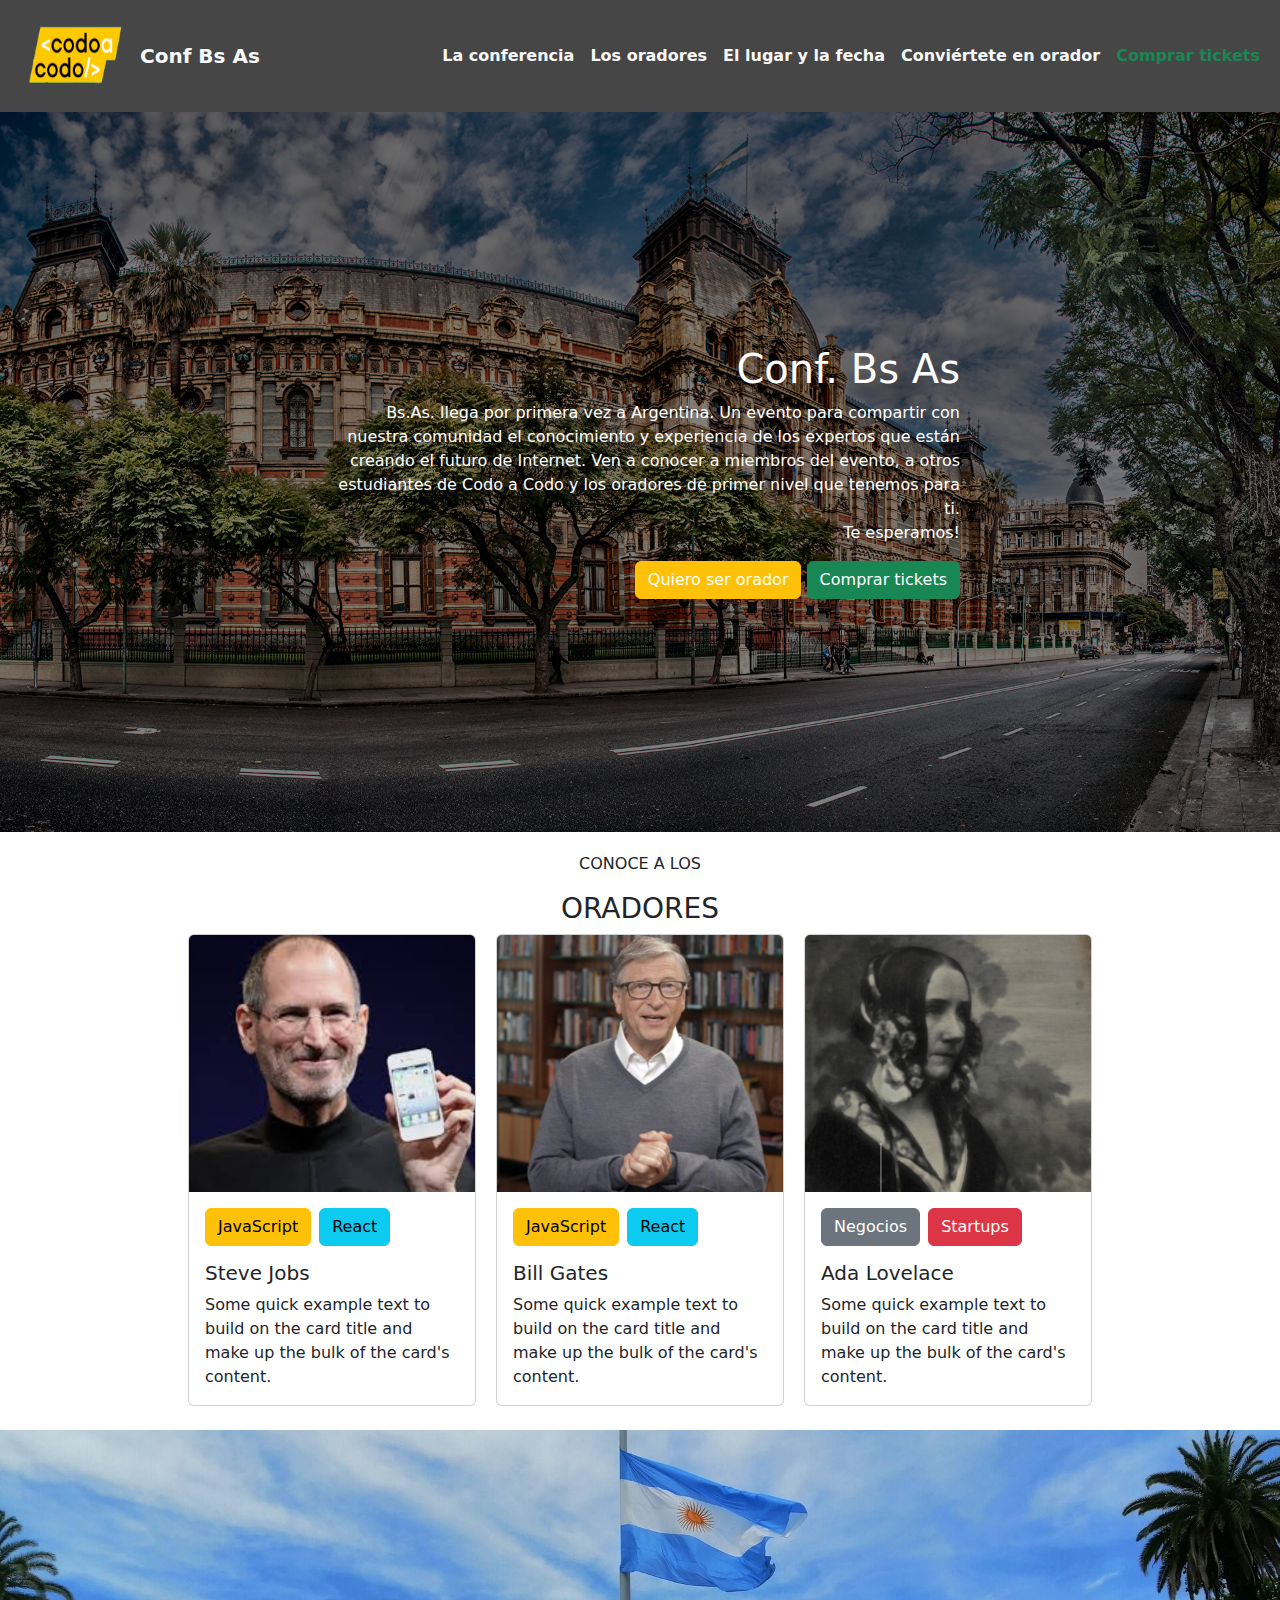
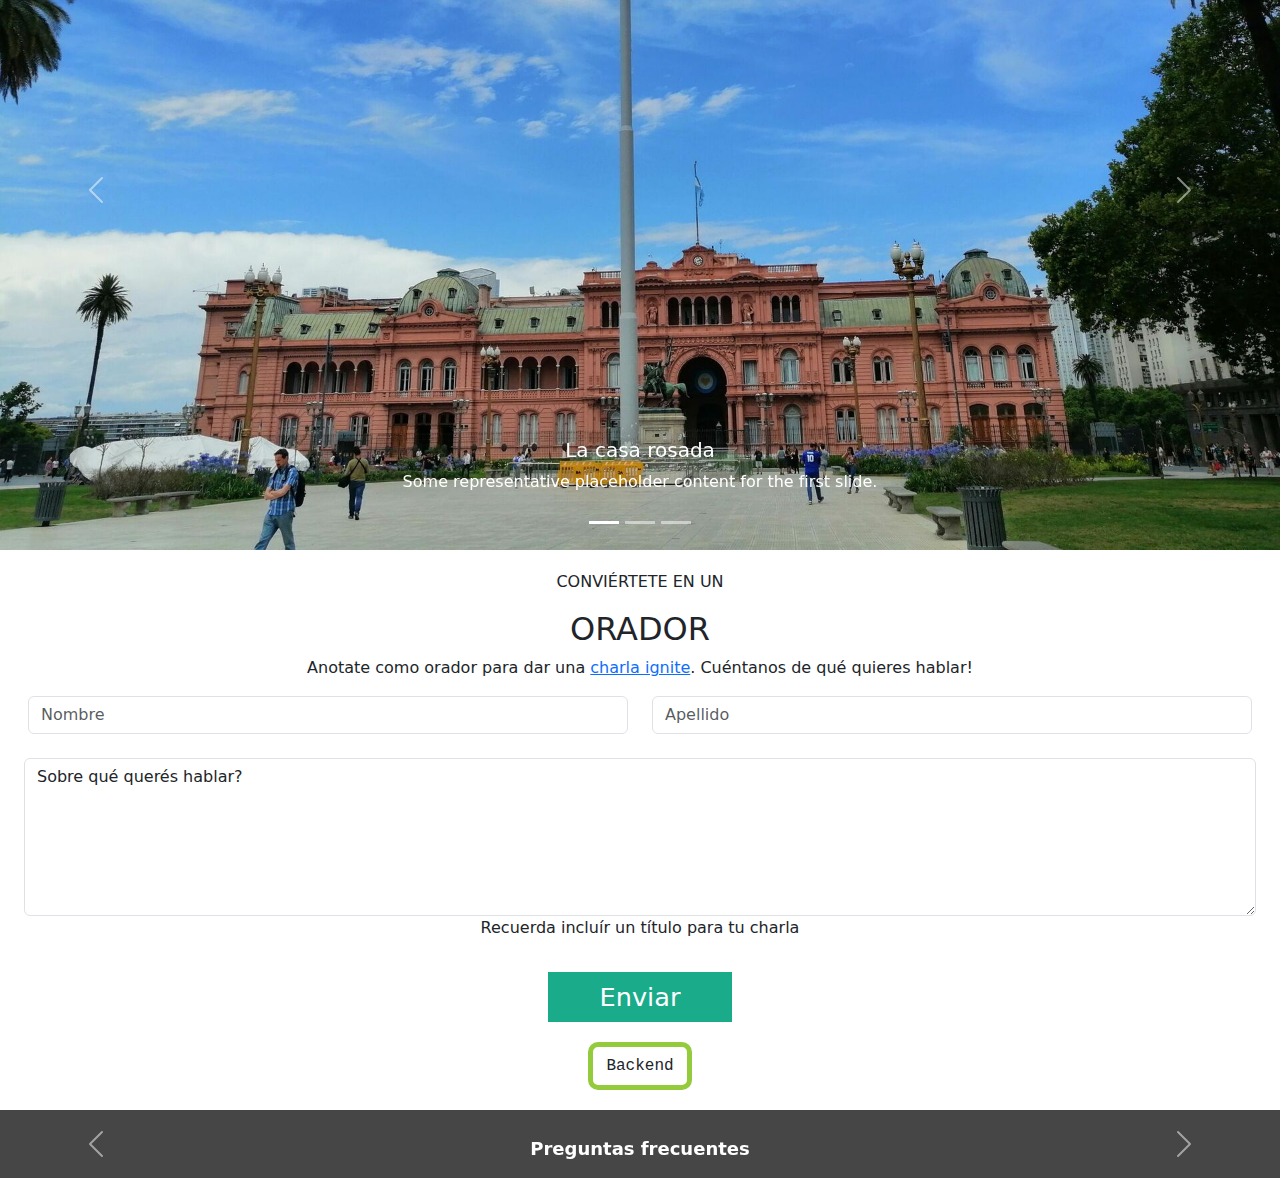
<file: index.html>
<!DOCTYPE html>
<html lang="es">

    <meta charset="UTF-8">
    <meta name="viewport" content="width=device-width, initial-scale=1.0">
    <title>Final_Front_Java</title>

    <!-- Bootstrap -->
    <link href="https://cdn.jsdelivr.net/npm/bootstrap@5.3.3/dist/css/bootstrap.min.css" rel="stylesheet" integrity="sha384-QWTKZyjpPEjISv5WaRU9OFeRpok6YctnYmDr5pNlyT2bRjXh0JMhjY6hW+ALEwIH" crossorigin="anonymous">

    <!-- iconos -->
    <link rel="stylesheet" href="https://cdn.jsdelivr.net/npm/bootstrap-icons@1.11.3/font/bootstrap-icons.min.css">

    <!-- css -->
     <link rel="stylesheet" href="style.css">
  
</head>
<body>

    <!-- Navbar: logo y enlaces; img presentación; texto y botones_links sobre la imagen -->
    <header style="background-color: rgb(71, 70, 70);">
  
      <nav class="navbar navbar-expand-lg">
          <div class="container-fluid">
              <img class="logo" src="./img/codo.png" alt="Logo codo a codo">
              <a class="navbar-brand text-light" href="#">Conf Bs As</a>

              <button class="navbar-toggler" type="button" data-bs-toggle="collapse" data-bs-target="#navbarSupportedContent" aria-controls="navbarSupportedContent" aria-expanded="false" aria-label="Toggle navigation">
                <span class="navbar-toggler-icon"></span>
              </button>
              <div class="collapse navbar-collapse justify-content-end" id="navbarSupportedContent">
                
                <ul class="navbar-nav">

                  <li class="nav-item">
                    <a class="nav-link text-light active" aria-current="page" href="#orador">La conferencia</a>
                  </li>

                  <li class="nav-item">
                    <a class="nav-link text-light" href="#orador">Los oradores</a>
                  </li>

                  <li class="nav-item">
                    <a class="nav-link text-light" href="#comprar">El lugar y la fecha</a>
                  </li>
                  
                  <li class="nav-item">
                    <a class="nav-link text-light" href="#comprar">Conviértete en orador</a>
                  </li>

                  <li class="nav-item">
                    <a class="nav-link text-success" href="#comprar">Comprar tickets</a>
                  </li>
                </ul>
               
              </div> 
           </div>
          </nav>

       <!-- Portada -->
         <div class="portada">
            <img src="./img/conferenciaBsAs.jpg" alt="portada">
           
          <div class="fondo-texto">
            <h1>Conf. Bs As</h1>
            <p>Bs.As. llega por primera vez a Argentina. Un evento para compartir con nuestra comunidad el conocimiento y experiencia de los expertos que están creando el futuro de Internet. Ven a conocer a miembros del evento, a otros estudiantes de Codo a Codo y los oradores de primer nivel que tenemos para ti. <br> Te esperamos!</p>

            <a class="boton-1 btn btn-warning" href="#comprar">Quiero ser orador</a>
            <a class="btn btn-success" href="#comprar">Comprar tickets</a>
          </div>

         </div>
    </header>

    <!-- conoce a los oradores; carrousel de img con palabras sobre estas; formulario -->
    <main>
      <div class="titulo_secundario">
        <p id="orador">CONOCE A LOS</p>
        <H3 >ORADORES</H3>
      </div>
            
      <!-- Steve -->
      <div class="container d-flex justify-content-center mb-4">
        <div class="card" style="width: 18rem;">
          <img src="./img/steve.png" class="card-img-top" alt="Steve Jobs">
            <div class="card-body">
             
              <div class="d-flex">
                <a href="#" class="btn me-2 btn-warning">JavaScript</a>
                <a href="#" class="btn btn-info">React</a>
              </div>

              <h5 class="card-title">Steve Jobs</h5>
              <p class="card-text">Some quick example text to build on the card title and make up the bulk of the card's content.</p>
             
            </div>
        </div>
        

      <!-- Bill -->
      <div class="Bill card" style="width: 18rem;">
          <img src="./img/bill.png" class="card-img-top" alt="Bill Gates">
            <div class="card-body">
             
              <div class="d-flex">
                  <a href="#" class="btn me-2 btn-warning">JavaScript</a>
                  <a href="#" class="btn btn-info">React</a>
              </div>
                  
              <h5 class="card-title">Bill Gates</h5>
              <p class="card-text">Some quick example text to build on the card title and make up the bulk of the card's content.</p>
             
            </div>
      </div>
        

      <!-- Ada -->
      <div class="card" style="width: 18rem;">
          <img src="./img/ada.png" class="Ada-img card-img-top" alt="Ada Lovelace">
            <div class="card-body">
                
              <div class="d-flex">
                  <a href="#" class="btn me-2 btn-secondary">Negocios</a>
                  <a href="#" class="btn btn-danger">Startups</a>
              </div>
                  
              <h5 class="card-title">Ada Lovelace</h5>
              <p class="card-text">Some quick example text to build on the card title and make up the bulk of the card's content.</p>
             
            </div>
      </div>
   </div>
       
      <!-- carousel -->
      <div id="carouselExampleCaptions" class="carousel slide">
         <div class="carousel-indicators">
            <button type="button" data-bs-target="#carouselExampleCaptions" data-bs-slide-to="0" class="active" aria-current="true" aria-label="Slide 1"></button>
            <button type="button" data-bs-target="#carouselExampleCaptions" data-bs-slide-to="1" aria-label="Slide 2"></button>
            <button type="button" data-bs-target="#carouselExampleCaptions" data-bs-slide-to="2" aria-label="Slide 3"></button>
          </div>
            <div class="carousel-inner">

              <div class="carousel-item active">
                <img src="./img/casa.jpg" class="d-block w-100 h-250" alt="La casa rosada">
                <div class="carousel-caption d-none d-md-block">

                  <h5>La casa rosada</h5>
                  <p>Some representative placeholder content for the first slide.</p>

                </div>
              </div>

              <div class="carousel-item">
                <img src="./img/ciudad-de-buenos-aires.jpg" class="d-block w-100 h-250" alt="El  obelisco">
                <div class="carousel-caption d-none d-md-block">

                  <h5>Ciudad de Bs.As.</h5>
                  <p>Some representative placeholder content for the second slide.</p>

                </div>
              </div>

              <div class="carousel-item">
                <img src="./img/puerto.jpg" class="d-block w-100 h-250" alt="Puerto madero">
                <div class="carousel-caption d-none d-md-block">
                
                  <h5>Puerto madero</h5>
                  <p>Some representative placeholder content for the third slide.</p>

                </div>
              </div>
            </div>

            <button class="carousel-control-prev" type="button" data-bs-target="#carouselExampleCaptions" data-bs-slide="prev">
              <span class="carousel-control-prev-icon" aria-hidden="true"></span>
              <span class="visually-hidden">Previous</span>
            </button>
            <button class="carousel-control-next" type="button" data-bs-target="#carouselExampleCaptions" data-bs-slide="next">
              <span class="carousel-control-next-icon" aria-hidden="true"></span>
              <span class="visually-hidden">Next</span>
            </button>
          </div>

          <div class="titulo_secundario">
          <p id="comprar">CONVIÉRTETE EN UN</p>
          <H2>ORADOR</H2>
          <p>Anotate como orador para dar una <a href="#"> charla ignite</a>. Cuéntanos de qué quieres hablar!</p>

<!-- Formulario -->
 <form action="#">
    
    <div class="row m-3">
        <div class="col">
          <input type="text" class="form-control" placeholder="Nombre" aria-label="First name">
        </div>
        <div class="col">
          <input type="text" class="form-control" placeholder="Apellido" aria-label="Last name">
        </div>
    </div>

      <!-- m = margin; rows = alto  -->
      <div class="m-4">
        <textarea class="form-control" id="exampleFormControlTextarea1" rows="6">Sobre qué querés hablar?</textarea>
      
        <label for="exampleFormControlTextarea1" class="form-label">Recuerda incluír un título para tu charla</label>
     </div>

     <button class="hovered">Enviar</button>

 </form>
</div>

<!-- Botób -> Back -->
    <div id="outer">
      <div class="button_slide slide_left"><a href="./java_back/back.html"><button type="button" class="btn">Backend</button></a>
      </div>
    </div>
  </main>

    <footer style="background-color: rgb(71, 70, 70);">
        <!-- navbar con links varios, carousel de texto con movimiento automático -->
        <div id="carouselExampleAutoplaying" class="carousel slide" data-bs-ride="carousel">
           <div class="carousel-inner">
              <div class="carousel-item active">
               <p>Preguntas frecuentes</p>
              </div>
              <div class="carousel-item">
               <p>Contáctanos</p>
              </div>
              <div class="carousel-item">
                <p>Prensa</p>
              </div>
              <div class="carousel-item">
                <p>Conferencias</p>
              </div>
              <div class="carousel-item">
                <p>Términos y condiciones</p>
              </div>
              <div class="carousel-item">
                <p>Privacidad</p>
              </div>
              <div class="carousel-item">
                <p>Estudiantes</p>
              </div>
            </div>
            <button class="carousel-control-prev" type="button" data-bs-target="#carouselExampleAutoplaying" data-bs-slide="prev">
              <span class="carousel-control-prev-icon" aria-hidden="true"></span>
              <span class="visually-hidden">Previous</span>
            </button>
            <button class="carousel-control-next" type="button" data-bs-target="#carouselExampleAutoplaying" data-bs-slide="next">
              <span class="carousel-control-next-icon" aria-hidden="true"></span>
              <span class="visually-hidden">Next</span>
            </button>
          </div>
    </footer>

    <!-- Bootstrap - JS  --> 
    <script src="https://cdn.jsdelivr.net/npm/bootstrap@5.3.3/dist/js/bootstrap.bundle.min.js" integrity="sha384-YvpcrYf0tY3lHB60NNkmXc5s9fDVZLESaAA55NDzOxhy9GkcIdslK1eN7N6jIeHz" crossorigin="anonymous"></script>

</body>
</html>
</file>
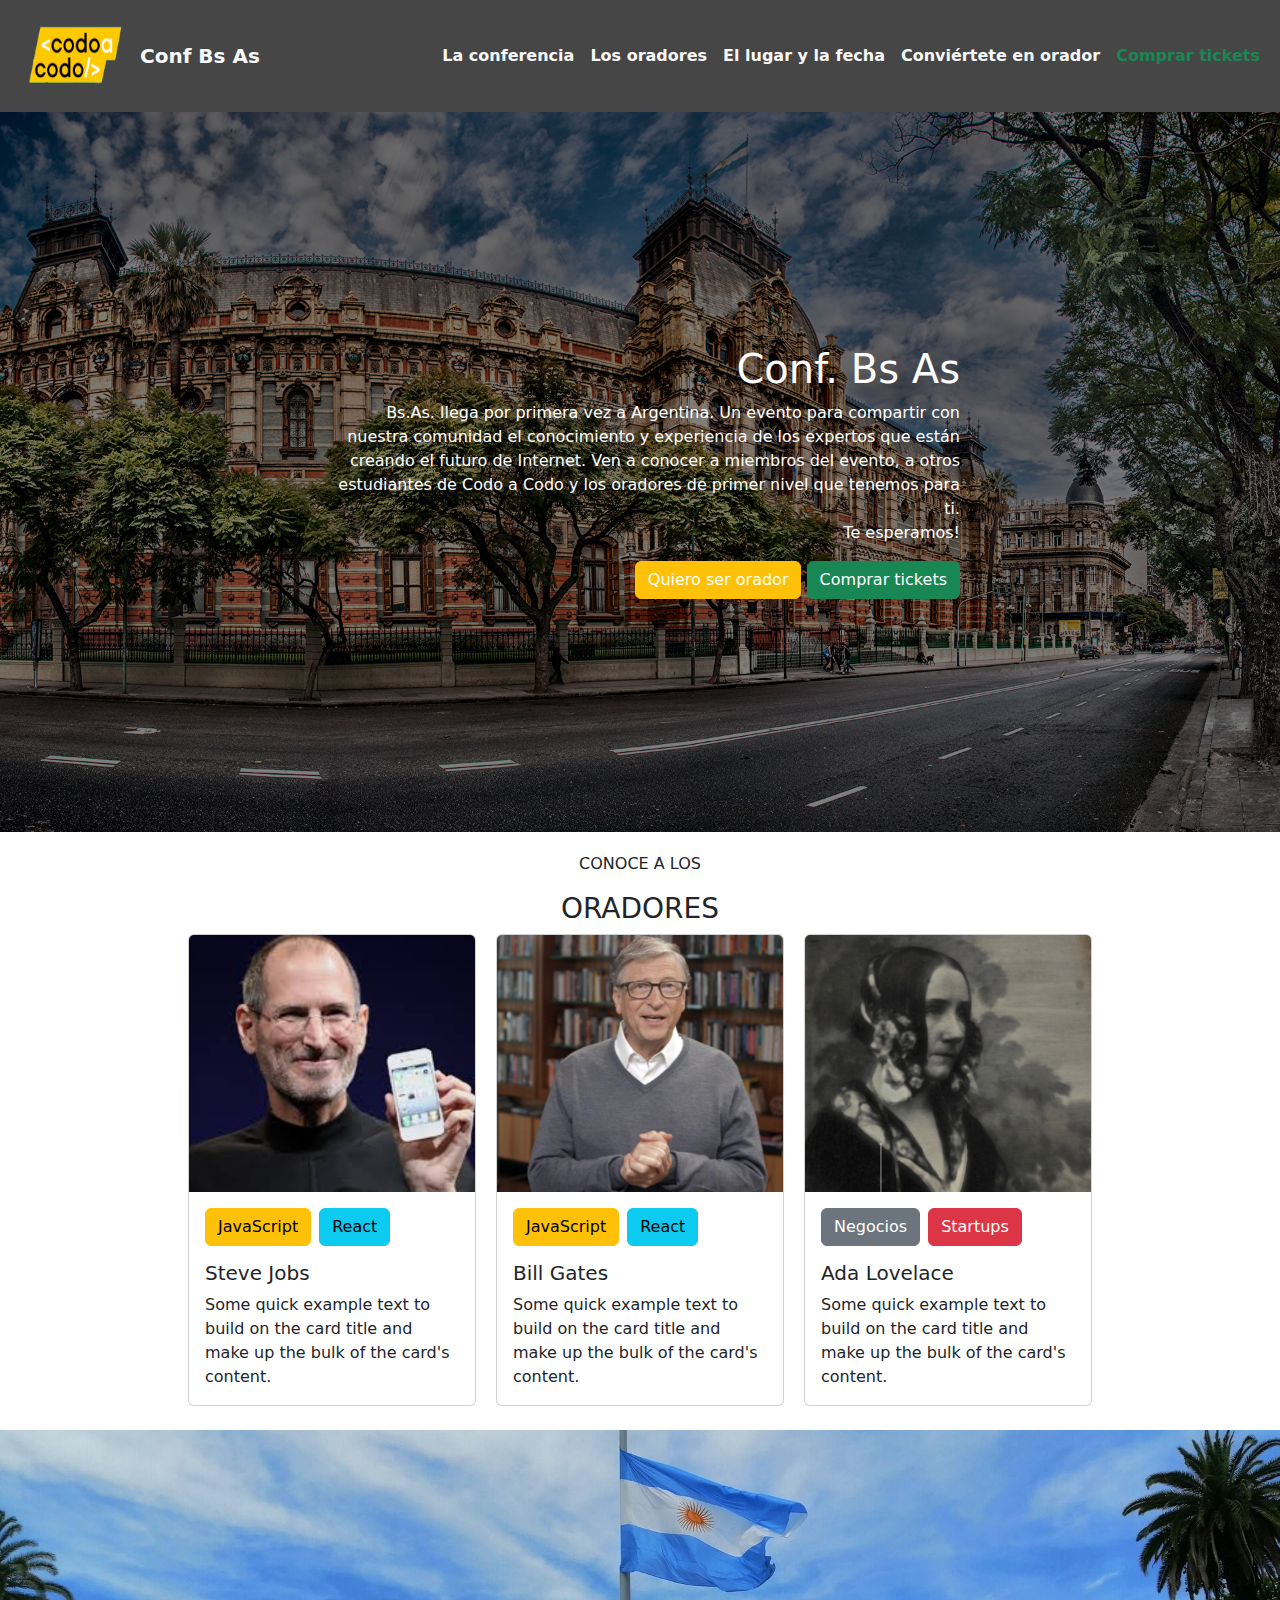
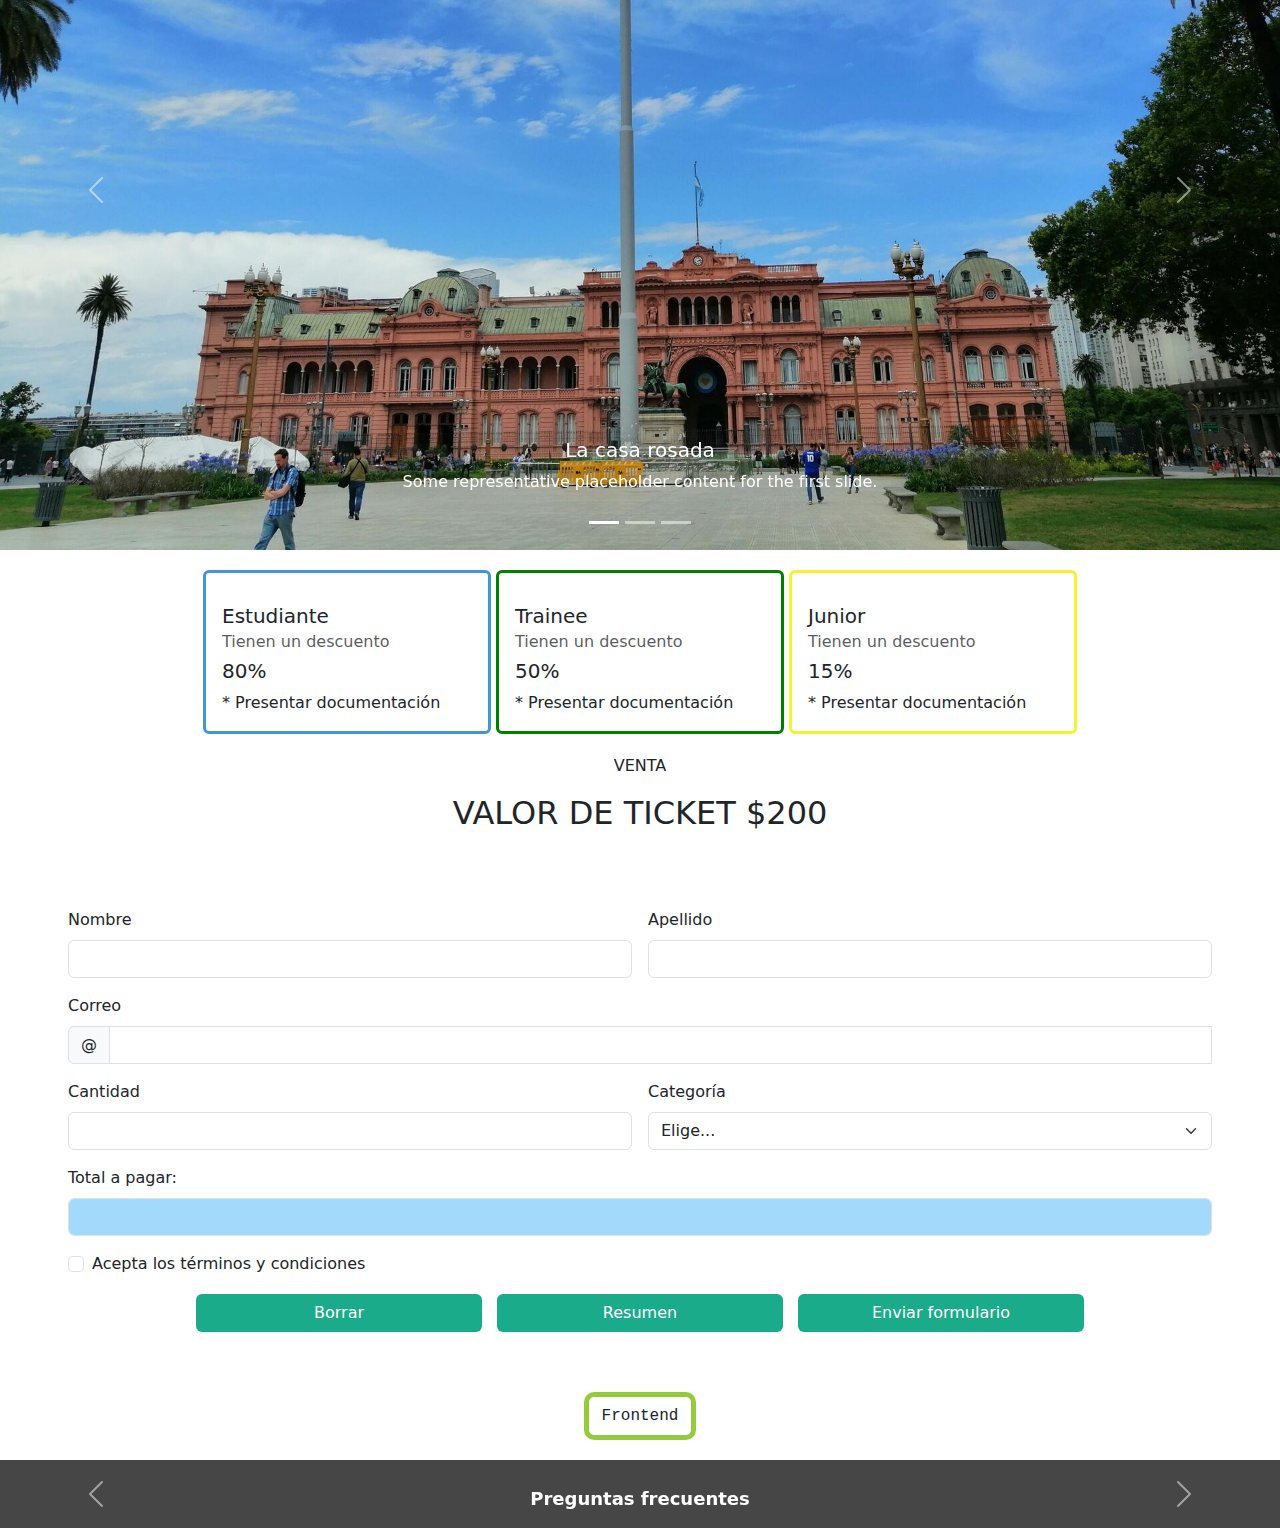
<file: java_back/index.html>
<!DOCTYPE html>
<html lang="es">

    <meta charset="UTF-8">
    <meta name="viewport" content="width=device-width, initial-scale=1.0">
    <title>Final_Back_Java</title>

    <!-- Bootstrap -->
    <link href="https://cdn.jsdelivr.net/npm/bootstrap@5.3.3/dist/css/bootstrap.min.css" rel="stylesheet" integrity="sha384-QWTKZyjpPEjISv5WaRU9OFeRpok6YctnYmDr5pNlyT2bRjXh0JMhjY6hW+ALEwIH" crossorigin="anonymous">

    <!-- iconos -->
    <link rel="stylesheet" href="https://cdn.jsdelivr.net/npm/bootstrap-icons@1.11.3/font/bootstrap-icons.min.css">

    <!-- css -->
     <link rel="stylesheet" href="../style.css">
  
</head>
<body>

    <!-- Navbar: logo y enlaces; menú hamburguesa -->
    <header style="background-color: rgb(71, 70, 70);">
  
      <nav class="navbar navbar-expand-lg">
          <div class="container-fluid">
              <img class="logo" src="../img/codo.png" alt="Logo codo a codo">
              <a class="navbar-brand text-light" href="#">Conf Bs As</a>

              <button class="navbar-toggler" type="button" data-bs-toggle="collapse" data-bs-target="#navbarSupportedContent" aria-controls="navbarSupportedContent" aria-expanded="false" aria-label="Toggle navigation">
                <span class="navbar-toggler-icon"></span>
              </button>
              <div class="collapse navbar-collapse justify-content-end" id="navbarSupportedContent">
                
                <ul class="navbar-nav">

                  <li class="nav-item">
                    <a class="nav-link text-light active" aria-current="page" href="#orador">La conferencia</a>
                  </li>

                  <li class="nav-item">
                    <a class="nav-link text-light" href="#orador">Los oradores</a>
                  </li>

                  <li class="nav-item">
                    <a class="nav-link text-light" href="#comprar">El lugar y la fecha</a>
                  </li>
                  
                  <li class="nav-item">
                    <a class="nav-link text-light" href="#comprar">Conviértete en orador</a>
                  </li>

                  <li class="nav-item">
                    <a class="nav-link text-success" href="#comprar">Comprar tickets</a>
                  </li>
                </ul>
             </div> 
         </div>
      </nav>

    <!-- Portada: img presentación; texto y botones_links sobre la imagen  -->
    <div class="portada">
      <img src="../img/conferenciaBsAs.jpg" alt="portada">
           
        <div class="fondo-texto">
            <h1>Conf. Bs As</h1>
            <p>Bs.As. llega por primera vez a Argentina. Un evento para compartir con nuestra comunidad el conocimiento y experiencia de los expertos que están creando el futuro de Internet. Ven a conocer a miembros del evento, a otros estudiantes de Codo a Codo y los oradores de primer nivel que tenemos para ti. <br> Te esperamos!</p>

            <a class="boton-1 btn btn-warning" href="#comprar">Quiero ser orador</a>
            <a class="btn btn-success" href="#comprar">Comprar tickets</a>
        </div>
    </div>
    </header>

    <!-- cards: conoce a los oradores -->
    <main>
      <div class="titulo_secundario">
        <p id="orador">CONOCE A LOS</p>
        <H3>ORADORES</H3>
      </div>
            
      <!-- Steve -->
      <div class="container d-flex justify-content-center mb-4">
        <div class="card" style="width: 18rem;">
          <img src="../img/steve.png" class="card-img-top" alt="Steve Jobs">
            <div class="card-body">
             
              <div class="d-flex">
                <a href="#" class="btn me-2 btn-warning">JavaScript</a>
                <a href="#" class="btn btn-info">React</a>
              </div>

              <h5 class="card-title">Steve Jobs</h5>
              <p class="card-text">Some quick example text to build on the card title and make up the bulk of the card's content.</p>
             
            </div>
        </div>
        
      <!-- Bill -->
      <div class="Bill card" style="width: 18rem;">
          <img src="../img/bill.png" class="card-img-top" alt="Bill Gates">
            <div class="card-body">
             
              <div class="d-flex">
                <a href="#" class="btn me-2 btn-warning">JavaScript</a>
                <a href="#" class="btn btn-info">React</a>
              </div>
                  
              <h5 class="card-title">Bill Gates</h5>
              <p class="card-text">Some quick example text to build on the card title and make up the bulk of the card's content.</p>
             
            </div>
      </div>
        
      <!-- Ada -->
      <div class="card" style="width: 18rem;">
          <img src="../img/ada.png" class="Ada-img card-img-top" alt="Ada Lovelace">
            <div class="card-body">
                
              <div class="d-flex">
                <a href="#" class="btn me-2 btn-secondary">Negocios</a>
                <a href="#" class="btn btn-danger">Startups</a>
              </div>
                  
              <h5 class="card-title">Ada Lovelace</h5>
              <p class="card-text">Some quick example text to build on the card title and make up the bulk of the card's content.</p>
             
            </div>
       </div>
   </div>
       
      <!-- carrousel de img con texto sobre estas -->
      <div id="carouselExampleCaptions" class="carousel slide">
         <div class="carousel-indicators">
            <button type="button" data-bs-target="#carouselExampleCaptions" data-bs-slide-to="0" class="active" aria-current="true" aria-label="Slide 1"></button>
            <button type="button" data-bs-target="#carouselExampleCaptions" data-bs-slide-to="1" aria-label="Slide 2"></button>
            <button type="button" data-bs-target="#carouselExampleCaptions" data-bs-slide-to="2" aria-label="Slide 3"></button>
          </div>
            <div class="carousel-inner">

              <div class="carousel-item active">
                <img src="../img/casa.jpg" class="d-block w-100 h-250" alt="La casa rosada">
                <div class="carousel-caption d-none d-md-block">

                  <h5>La casa rosada</h5>
                  <p>Some representative placeholder content for the first slide.</p>

                </div>
              </div>

              <div class="carousel-item">
                <img src="../img/ciudad-de-buenos-aires.jpg" class="d-block w-100 h-250" alt="El  obelisco">
                <div class="carousel-caption d-none d-md-block">

                  <h5>Ciudad de Bs.As.</h5>
                  <p>Some representative placeholder content for the second slide.</p>

                </div>
              </div>

              <div class="carousel-item">
                <img src="../img/puerto.jpg" class="d-block w-100 h-250" alt="Puerto madero">
                <div class="carousel-caption d-none d-md-block">
                
                  <h5>Puerto madero</h5>
                  <p>Some representative placeholder content for the third slide.</p>

                </div>
              </div>
            </div>

            <button class="carousel-control-prev" type="button" data-bs-target="#carouselExampleCaptions" data-bs-slide="prev">
              <span class="carousel-control-prev-icon" aria-hidden="true"></span>
              <span class="visually-hidden">Previous</span>
            </button>
            <button class="carousel-control-next" type="button" data-bs-target="#carouselExampleCaptions" data-bs-slide="next">
              <span class="carousel-control-next-icon" aria-hidden="true"></span>
              <span class="visually-hidden">Next</span>
            </button>
          </div>

<!-- cards promos -->
<div class="promo d-flex justify-content-center">

  <div class="promo1 card" style="width: 18rem;">
    <div class="card-body">
      <h5 class="card-title" id="comprar">Estudiante</h5>
      <h6 class="card-subtitle mb-2 text-body-secondary">Tienen un descuento</h6>
      <h5>80%</h5>
      <p class="card-text">* Presentar documentación</p>
    </div>
  </div>

  <div class="promo2 card" style="width: 18rem;">
    <div class="card-body">
      <h5 class="card-title">Trainee</h5>
      <h6 class="card-subtitle mb-2 text-body-secondary">Tienen un descuento</h6>
      <h5>50%</h5>
      <p class="card-text">* Presentar documentación</p>
    </div>
  </div>

  <div class="promo3 card" style="width: 18rem;">
    <div class="card-body">
      <h5 class="card-title">Junior</h5>
      <h6 class="card-subtitle mb-2 text-body-secondary">Tienen un descuento</h6>
      <h5>15%</h5>
      <p class="card-text">* Presentar documentación</p>
    </div>
  </div>
</div>

<div align="center">
  <p>VENTA</p>
  <H2>VALOR DE TICKET $200</H2>
</div>

<!-- formulario con validación; JavaScript calcula la cantidad y categoría de boletos elegidos -->
<form class="form-back row g-3 needs-validation" novalidate id="ticketForm">

  <div class="col-md-6">
    <label for="validationCustom01" class="form-label">Nombre</label>
    <input type="text" class="form-control" id="validationCustom01" required>
    <div class="valid-feedback">
      ¡Gut!
    </div>
    <div class="invalid-feedback">
      Por favor, escriba su nombre.
    </div>
  </div>
  
  <div class="col-md-6">
    <label for="validationCustom02" class="form-label">Apellido</label>
    <input type="text" class="form-control" id="validationCustom02" required>
    <div class="valid-feedback">
      ¡Gut!
    </div>
    <div class="invalid-feedback">
      Por favor, escriba su apellido.
    </div>
  </div>

  <div class="col-md-12">
    <label for="validationCustomEmail" class="form-label">Correo</label>
    <div class="input-group has-validation">
      <span class="input-group-text" id="inputGroupPrepend">@</span>
      <input type="text" class="form-control" id="validationCustomEmail"  aria-describedby="inputGroupPrepend" required>
      <div class="valid-feedback">
        ¡Gut!
      </div>
      <div class="invalid-feedback">
        Por favor, Escriba su correo electrónico.
      </div>
    </div>
  </div>

  <div class="col-md-6">
    <label for="quantity" class="form-label">Cantidad</label>
    <input type="number" class="form-control" id="quantity" name="quantity" min="1" required>
  <div class="valid-feedback">
    ¡Gut!
  </div>
  <div class="invalid-feedback">
    Proporciona una cantidad.
  </div>
</div>
  
  <div class="col-md-6">
    <label for="category" class="form-label">Categoría</label>
    <select class="form-select" id="category" name="category" aria-describedby="validationServer04Feedback" required>
      <option selected disabled value="">Elige...</option>
      <option value="estudiante">Estudiantes</option>
      <option value="trainee">Trainee</option>
      <option value="junior">Junior</option>
    </select>
    <div class="invalid-feedback">
      Selecciona una categoría.
    </div>
  </div>
  
  <div class="col-md-12">
    <label for="total" class="form-label">Total a pagar:</label>
    <input type="text" class="total form-control" id="total" name="total" readonly>
  </div>
  
  <div class="col-12">
    <div class="form-check">
      <input class="form-check-input" type="checkbox" value="" id="invalidCheck" required>
      <label class="form-check-label" for="invalidCheck">
        Acepta los términos y condiciones
      </label>
      <div class="invalid-feedback">
        Es necesario aceptar los términos antes de enviar.
      </div>
    </div>
  </div>
  
  <div class="d-flex justify-content-center">
    
    <button class="borrar btn col-md-3" type="reset">Borrar</button>

    <button class="resumen btn col-md-3" type="button" onclick="calculateTotal()">Resumen</button>

    <button class="enviar btn col-md-3" type="submit">Enviar formulario</button>
 
</div>
</form>

<!-- Botón -> Front -->
<div id="outer">
  <div class="button_slide slide_left"><a href="../index.html"><button type="button" class="btn">Frontend</button></a>
  </div>
</div>
</main>

    <footer style="background-color: rgb(71, 70, 70);">
        <!-- navbar con links varios, carousel de texto con movimiento automático -->
        <div id="carouselExampleAutoplaying" class="carousel slide" data-bs-ride="carousel">
           <div class="carousel-inner">
              <div class="carousel-item active">
               <p>Preguntas frecuentes</p>
              </div>
              <div class="carousel-item">
               <p>Contáctanos</p>
              </div>
              <div class="carousel-item">
                <p>Prensa</p>
              </div>
              <div class="carousel-item">
                <p>Conferencias</p>
              </div>
              <div class="carousel-item">
                <p>Términos y condiciones</p>
              </div>
              <div class="carousel-item">
                <p>Privacidad</p>
              </div>
              <div class="carousel-item">
                <p>Estudiantes</p>
              </div>
            </div>
            <button class="carousel-control-prev" type="button" data-bs-target="#carouselExampleAutoplaying" data-bs-slide="prev">
              <span class="carousel-control-prev-icon" aria-hidden="true"></span>
              <span class="visually-hidden">Previous</span>
            </button>
            <button class="carousel-control-next" type="button" data-bs-target="#carouselExampleAutoplaying" data-bs-slide="next">
              <span class="carousel-control-next-icon" aria-hidden="true"></span>
              <span class="visually-hidden">Next</span>
            </button>
          </div>
    </footer>

    <!-- Bootstrap - JS  --> 
    <script src="https://cdn.jsdelivr.net/npm/bootstrap@5.3.3/dist/js/bootstrap.bundle.min.js" integrity="sha384-YvpcrYf0tY3lHB60NNkmXc5s9fDVZLESaAA55NDzOxhy9GkcIdslK1eN7N6jIeHz" crossorigin="anonymous"></script>

    <!-- js -->
     <script src="app.js"></script>

</body>
</html>
</file>
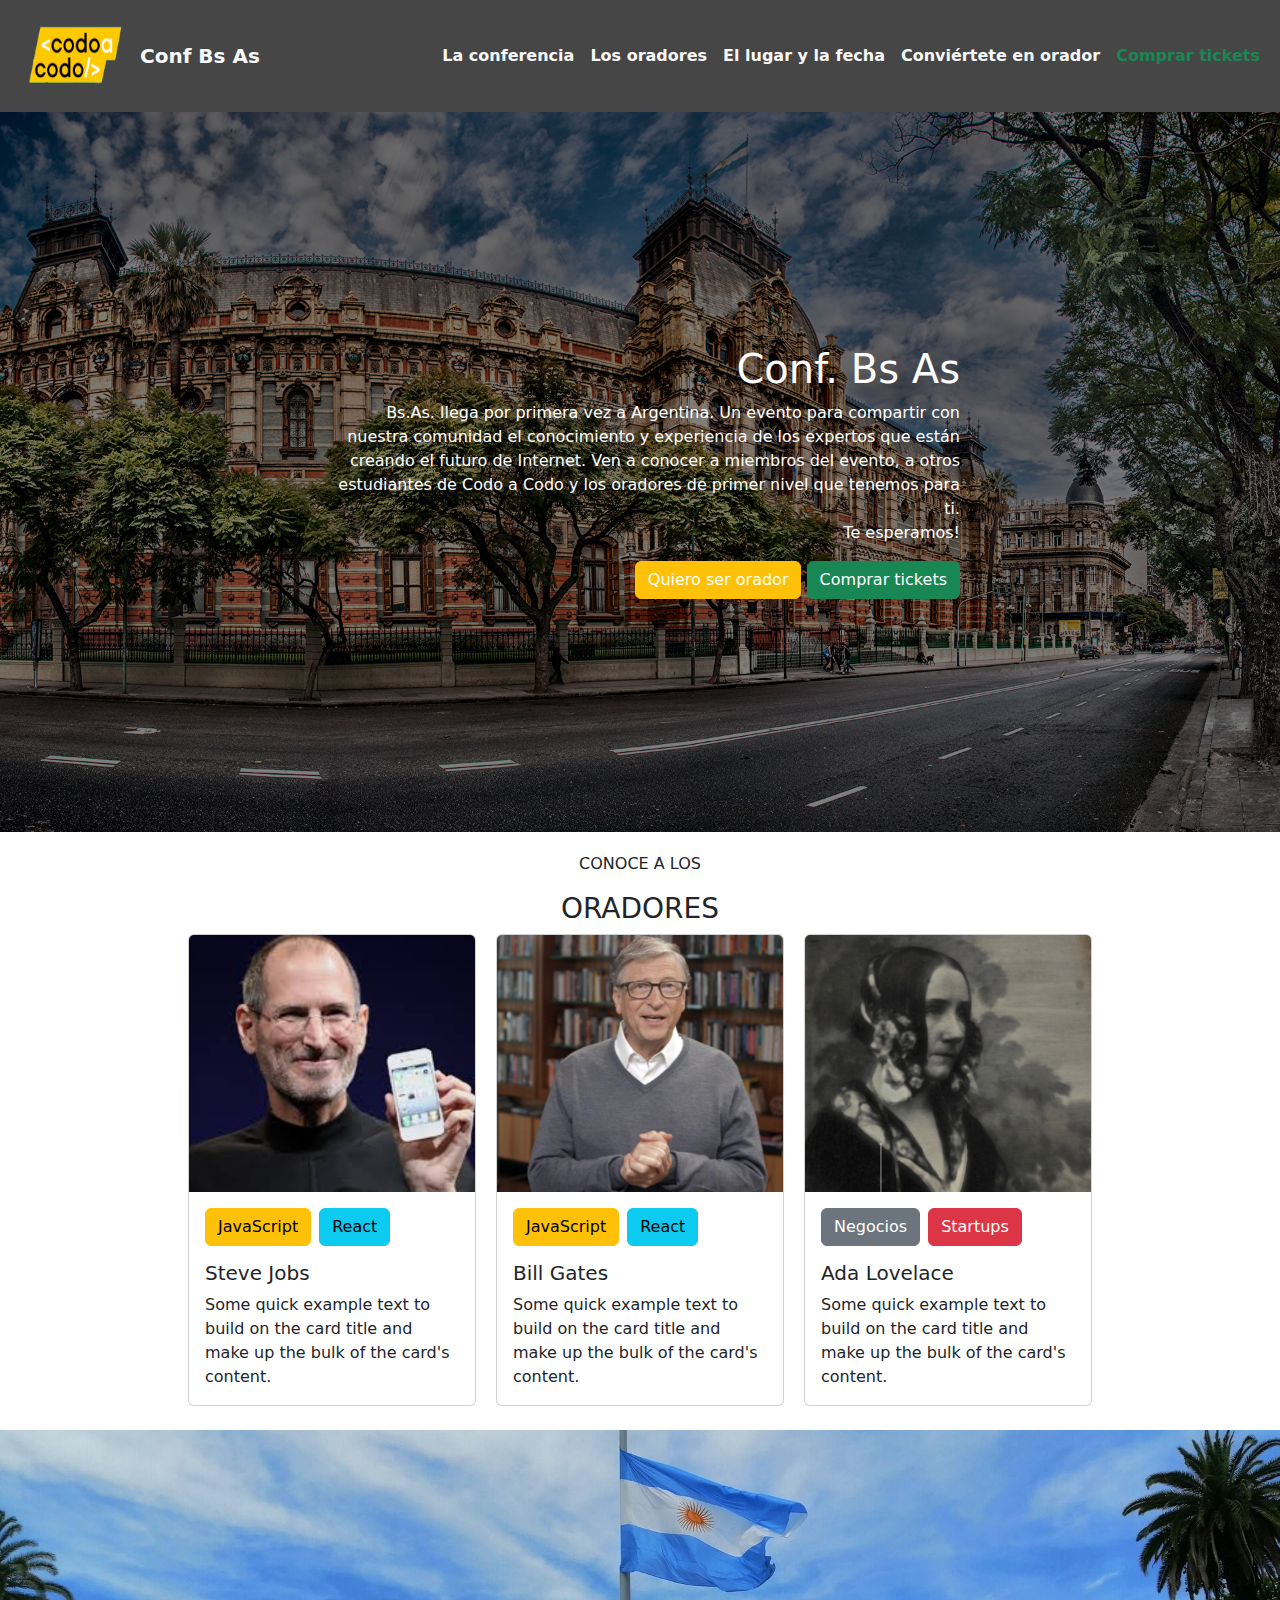
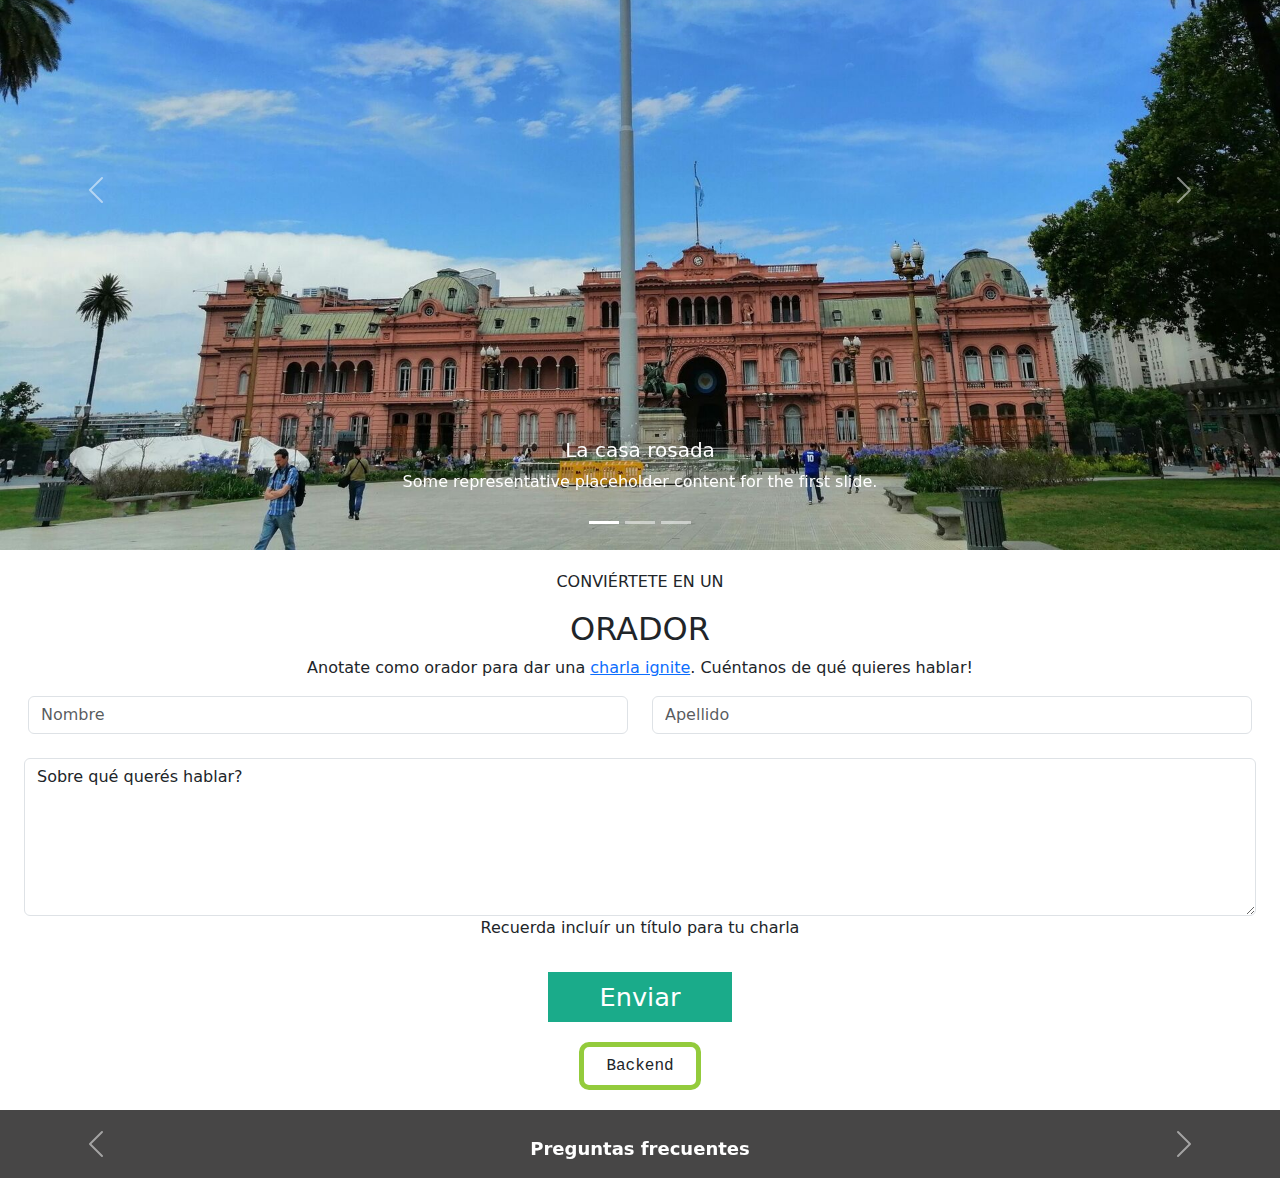
<file: java_front/index.html>
<!DOCTYPE html>
<html lang="es">

    <meta charset="UTF-8">
    <meta name="viewport" content="width=device-width, initial-scale=1.0">
    <title>Final_Front_Java</title>

    <!-- Bootstrap -->
    <link href="https://cdn.jsdelivr.net/npm/bootstrap@5.3.3/dist/css/bootstrap.min.css" rel="stylesheet" integrity="sha384-QWTKZyjpPEjISv5WaRU9OFeRpok6YctnYmDr5pNlyT2bRjXh0JMhjY6hW+ALEwIH" crossorigin="anonymous">

    <!-- iconos -->
    <link rel="stylesheet" href="https://cdn.jsdelivr.net/npm/bootstrap-icons@1.11.3/font/bootstrap-icons.min.css">

    <!-- css -->
     <link rel="stylesheet" href="/style.css">
  
</head>
<body>

    <!-- Navbar: logo y enlaces; img presentación; texto y botones_links sobre la imagen -->
    <header style="background-color: rgb(71, 70, 70);">
  
      <nav class="navbar navbar-expand-lg">
          <div class="container-fluid">
              <img class="logo" src="../img/codo.png" alt="Logo codo a codo">
              <a class="navbar-brand text-light" href="#">Conf Bs As</a>

              <button class="navbar-toggler" type="button" data-bs-toggle="collapse" data-bs-target="#navbarSupportedContent" aria-controls="navbarSupportedContent" aria-expanded="false" aria-label="Toggle navigation">
                <span class="navbar-toggler-icon"></span>
              </button>
              <div class="collapse navbar-collapse justify-content-end" id="navbarSupportedContent">
                
                <ul class="navbar-nav">

                  <li class="nav-item">
                    <a class="nav-link text-light active" aria-current="page" href="#orador">La conferencia</a>
                  </li>

                  <li class="nav-item">
                    <a class="nav-link text-light" href="#orador">Los oradores</a>
                  </li>

                  <li class="nav-item">
                    <a class="nav-link text-light" href="#comprar">El lugar y la fecha</a>
                  </li>
                  
                  <li class="nav-item">
                    <a class="nav-link text-light" href="#comprar">Conviértete en orador</a>
                  </li>

                  <li class="nav-item">
                    <a class="nav-link text-success" href="#comprar">Comprar tickets</a>
                  </li>
                </ul>
               
              </div> 
           </div>
          </nav>

       <!-- Portada -->
         <div class="portada">
            <img src="../img/conferenciaBsAs.jpg" alt="portada">
           
          <div class="fondo-texto">
            <h1>Conf. Bs As</h1>
            <p>Bs.As. llega por primera vez a Argentina. Un evento para compartir con nuestra comunidad el conocimiento y experiencia de los expertos que están creando el futuro de Internet. Ven a conocer a miembros del evento, a otros estudiantes de Codo a Codo y los oradores de primer nivel que tenemos para ti. <br> Te esperamos!</p>

            <a class="boton-1 btn btn-warning" href="#comprar">Quiero ser orador</a>
            <a class="btn btn-success" href="#comprar">Comprar tickets</a>
          </div>

         </div>
    </header>

    <!-- conoce a los oradores; carrousel de img con palabras sobre estas; formulario -->
    <main>
      <div class="titulo_secundario">
        <p id="orador">CONOCE A LOS</p>
        <H3 >ORADORES</H3>
      </div>
            
      <!-- Steve -->
      <div class="container d-flex justify-content-center mb-4">
        <div class="card" style="width: 18rem;">
          <img src="../img/steve.png" class="card-img-top" alt="Steve Jobs">
            <div class="card-body">
             
              <div class="d-flex">
                <a href="#" class="btn me-2 btn-warning">JavaScript</a>
                <a href="#" class="btn btn-info">React</a>
              </div>

              <h5 class="card-title">Steve Jobs</h5>
              <p class="card-text">Some quick example text to build on the card title and make up the bulk of the card's content.</p>
             
            </div>
        </div>
        

      <!-- Bill -->
      <div class="Bill card" style="width: 18rem;">
          <img src="../img/bill.png" class="card-img-top" alt="Bill Gates">
            <div class="card-body">
             
              <div class="d-flex">
                  <a href="#" class="btn me-2 btn-warning">JavaScript</a>
                  <a href="#" class="btn btn-info">React</a>
              </div>
                  
              <h5 class="card-title">Bill Gates</h5>
              <p class="card-text">Some quick example text to build on the card title and make up the bulk of the card's content.</p>
             
            </div>
      </div>
        

      <!-- Ada -->
      <div class="card" style="width: 18rem;">
          <img src="../img/ada.png" class="Ada-img card-img-top" alt="Ada Lovelace">
            <div class="card-body">
                
              <div class="d-flex">
                  <a href="#" class="btn me-2 btn-secondary">Negocios</a>
                  <a href="#" class="btn btn-danger">Startups</a>
              </div>
                  
              <h5 class="card-title">Ada Lovelace</h5>
              <p class="card-text">Some quick example text to build on the card title and make up the bulk of the card's content.</p>
             
            </div>
      </div>
   </div>
       
      <!-- carousel -->
      <div id="carouselExampleCaptions" class="carousel slide">
         <div class="carousel-indicators">
            <button type="button" data-bs-target="#carouselExampleCaptions" data-bs-slide-to="0" class="active" aria-current="true" aria-label="Slide 1"></button>
            <button type="button" data-bs-target="#carouselExampleCaptions" data-bs-slide-to="1" aria-label="Slide 2"></button>
            <button type="button" data-bs-target="#carouselExampleCaptions" data-bs-slide-to="2" aria-label="Slide 3"></button>
          </div>
            <div class="carousel-inner">

              <div class="carousel-item active">
                <img src="../img/casa.jpg" class="d-block w-100 h-250" alt="La casa rosada">
                <div class="carousel-caption d-none d-md-block">

                  <h5>La casa rosada</h5>
                  <p>Some representative placeholder content for the first slide.</p>

                </div>
              </div>

              <div class="carousel-item">
                <img src="../img/ciudad-de-buenos-aires.jpg" class="d-block w-100 h-250" alt="El  obelisco">
                <div class="carousel-caption d-none d-md-block">

                  <h5>Ciudad de Bs.As.</h5>
                  <p>Some representative placeholder content for the second slide.</p>

                </div>
              </div>

              <div class="carousel-item">
                <img src="../img/puerto.jpg" class="d-block w-100 h-250" alt="Puerto madero">
                <div class="carousel-caption d-none d-md-block">
                
                  <h5>Puerto madero</h5>
                  <p>Some representative placeholder content for the third slide.</p>

                </div>
              </div>
            </div>

            <button class="carousel-control-prev" type="button" data-bs-target="#carouselExampleCaptions" data-bs-slide="prev">
              <span class="carousel-control-prev-icon" aria-hidden="true"></span>
              <span class="visually-hidden">Previous</span>
            </button>
            <button class="carousel-control-next" type="button" data-bs-target="#carouselExampleCaptions" data-bs-slide="next">
              <span class="carousel-control-next-icon" aria-hidden="true"></span>
              <span class="visually-hidden">Next</span>
            </button>
          </div>

          <div class="titulo_secundario">
          <p id="comprar">CONVIÉRTETE EN UN</p>
          <H2>ORADOR</H2>
          <p>Anotate como orador para dar una <a href="#"> charla ignite</a>. Cuéntanos de qué quieres hablar!</p>

<!-- Formulario -->
 <form action="#">
    
    <div class="row m-3">
        <div class="col">
          <input type="text" class="form-control" placeholder="Nombre" aria-label="First name">
        </div>
        <div class="col">
          <input type="text" class="form-control" placeholder="Apellido" aria-label="Last name">
        </div>
    </div>

      <!-- m = margin; rows = alto  -->
      <div class="m-4">
        <textarea class="form-control" id="exampleFormControlTextarea1" rows="6">Sobre qué querés hablar?</textarea>
      
        <label for="exampleFormControlTextarea1" class="form-label">Recuerda incluír un título para tu charla</label>
     </div>

     <button class="hovered">Enviar</button>

 </form>
</div>

<!-- Botób -> Back -->
    <div id="outer">
      <div class="button_slide slide_left"><a href="/java_back/index.html"><input class="btn" type="button" value=" Backend "></a>
      </div>
    </div>
  </main>

    <footer style="background-color: rgb(71, 70, 70);">
        <!-- navbar con links varios, carousel de texto con movimiento automático -->
        <div id="carouselExampleAutoplaying" class="carousel slide" data-bs-ride="carousel">
           <div class="carousel-inner">
              <div class="carousel-item active">
               <p>Preguntas frecuentes</p>
              </div>
              <div class="carousel-item">
               <p>Contáctanos</p>
              </div>
              <div class="carousel-item">
                <p>Prensa</p>
              </div>
              <div class="carousel-item">
                <p>Conferencias</p>
              </div>
              <div class="carousel-item">
                <p>Términos y condiciones</p>
              </div>
              <div class="carousel-item">
                <p>Privacidad</p>
              </div>
              <div class="carousel-item">
                <p>Estudiantes</p>
              </div>
            </div>
            <button class="carousel-control-prev" type="button" data-bs-target="#carouselExampleAutoplaying" data-bs-slide="prev">
              <span class="carousel-control-prev-icon" aria-hidden="true"></span>
              <span class="visually-hidden">Previous</span>
            </button>
            <button class="carousel-control-next" type="button" data-bs-target="#carouselExampleAutoplaying" data-bs-slide="next">
              <span class="carousel-control-next-icon" aria-hidden="true"></span>
              <span class="visually-hidden">Next</span>
            </button>
          </div>
    </footer>

    <!-- Bootstrap - JS  --> 
    <script src="https://cdn.jsdelivr.net/npm/bootstrap@5.3.3/dist/js/bootstrap.bundle.min.js" integrity="sha384-YvpcrYf0tY3lHB60NNkmXc5s9fDVZLESaAA55NDzOxhy9GkcIdslK1eN7N6jIeHz" crossorigin="anonymous"></script>

</body>
</html>
</file>
<file: style.css>
.logo {
    width: 8rem;
    height: 6rem;    
}

.navbar a {
    font-weight: 600;
}

.portada {  
   position: relative;
} 

.portada::before {
    content: "";
    position: absolute;
    top: 0;
    left: 0;
    width: 100%;
    height: 100%;
    background-color: rgba(0, 0, 0, 0.5); 
}

.portada img {
    display: block;
    width: 100%;
    height: auto;
    z-index: 1; /* Para que la imagen esté sobre el pseudo-elemento */  
}

.fondo-texto {
    position: absolute;
    top: 50%;
    left: 50%;
    transform: translate(-50%, -50%);
    z-index: 2; /* Para que el texto esté sobre la imagen */  
    color: white;
    text-align: end;
}

@media screen and (max-width: 600px) {
    .fondo-texto {
        display: none; /* El texto desaparecerá en esta media query */  
    }
}

/* botón portada */
.boton-1 {
    color: white;
}

/* oradores */
.titulo_secundario {
    text-align: center;
    margin-top: 20px;
}

.Bill {
    margin: 0 20px;
}

.card img {
    height: 257px;
    object-fit: cover; /* Ajustar la imagen al tamaño sin deformarla */  
}

.card-title {
    margin-top: 15px;
}

@media screen and (max-width: 770px) {
    .container {
        min-height: 100vh;
        display: flex;
        flex-direction: column;
        align-items: center;
    }

    .card img {
       grid-template-columns: 1fr; 
    }

    .Bill {
        margin: 20px 0;
    }
}

/* botón enviar front*/
.hovered {
    background:#1AAB8A;
    color:#fff;
    border:none;
    position:relative;
    height:50px;
    font-size:1.6em;
    padding:0 2em;
    cursor:pointer;
    transition:800ms ease all;
    outline:none;
  }

  .hovered:hover{
    background:#fff;
    color:#1AAB8A;
  }

  .hovered:before,.hovered:after{
    content:'';
    position:absolute;
    top:0;
    right:0;
    height:2px;
    width:0;
    background: #1AAB8A;
    transition:400ms ease all;
  }

  .hovered:after{
    right:inherit;
    top:inherit;
    left:0;
    bottom:0;
  }
  
  .hovered:hover:before,.hovered:hover:after{
    width:100%;
    transition:800ms ease all;
  }

/* Botón enlace back-front */
.button_slide {
    border: 5px solid  #93cb3c;
    border-radius: 10px;
    display: inline-block;
    font-family: "Lucida Console", Monaco, monospace;
    letter-spacing: 1px;
    cursor: pointer;
    box-shadow: inset 0 0 0 0  #93cb3c;
    transition:800ms ease all;
  }

  .slide_left:hover {
    box-shadow: inset 0 0 0 50px  #93cb3c;
  }

  #outer {
    margin: 20px 0;
    text-align: center;
  }

/* carousel-footer */
footer .carousel-item {
    color: white;
    text-align: center;
}

footer p {
    margin-top: 25px;
    font-size: large;
    font-weight: 800;
}

/* Back-formulario */
.promo {
    margin: 20px 0;
    border-width: 10px;
}

.promo1 {
    border-color: #4196d3;
    border-width: 3px;
}

.promo2 {
    border-color: green;
    margin: 0 5px;
    border-width: 3px;
}

.promo3 {
    border-color: rgb(243, 243, 47);
    border-width: 3px;
}

.form-back {
    margin: 60px;
}

.total {
    background-color: #a3d9fb;
}

.borrar, .resumen, .enviar {
    background-color: #1AAB8A;
    color: #fff;
}

.resumen {
    margin: 0 15px;
}

@media screen and (max-width: 770px) {
    .promo {
       margin: 20px 5px;        
    }

    .form-back {
        margin: 15px;
    }
}

@media screen and (max-width: 600px) {
    .promo {
        display: flex;
        flex-direction: column;
        align-items: center;
        margin: 5px 0;
    }   
    .promo2 {
        margin: 7px 0;
    }
}
</file>
